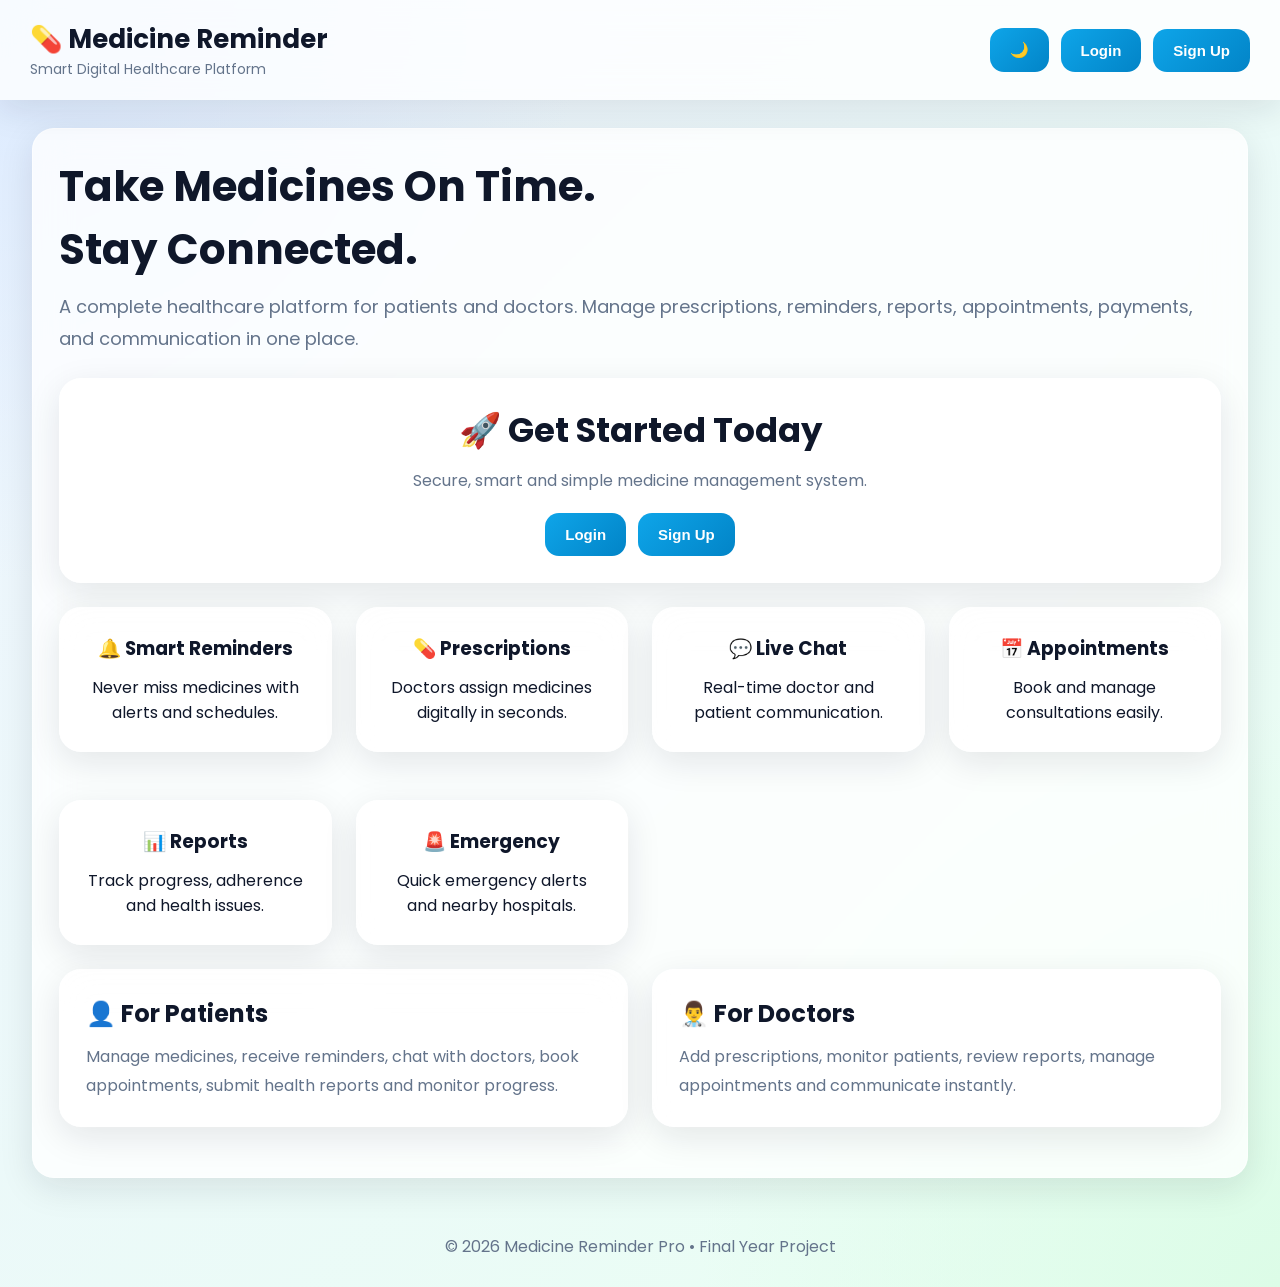
<file: index.html>
<!DOCTYPE html>
<html lang="en">
<head>
<meta charset="UTF-8">
<meta name="viewport" content="width=device-width, initial-scale=1.0">
<title>Medicine Reminder </title>

<link rel="stylesheet" href="style.css?v=999">
</head>

<body>

<header class="topbar">
  <div>
    <h1>💊 Medicine Reminder </h1>
    <p>Smart Digital Healthcare Platform</p>
  </div>

  <div class="row">
    <button onclick="toggleDark()">🌙</button>
    <button onclick="location.href='login.html'">Login</button>
    <button onclick="location.href='signup.html'">Sign Up</button>
  </div>
</header>

<main class="container">

<section class="card">
  <h2 style="font-size:42px;margin-bottom:10px;">
    Take Medicines On Time.<br>Stay Connected.
  </h2>

  <p style="font-size:18px;color:var(--muted);line-height:1.8;margin-bottom:22px;">
    A complete healthcare platform for patients and doctors.  
    Manage prescriptions, reminders, reports, appointments, payments, and communication in one place.
  </p>
  <section class="card center">
  <h2 style="font-size:34px;">🚀 Get Started Today</h2>
  <p style="margin:12px 0 20px;color:var(--muted)">
    Secure, smart and simple medicine management system.
  </p>

  <div class="row" style="justify-content:center">
    <button onclick="location.href='login.html'">Login</button>
    <button onclick="location.href='signup.html'">Sign Up</button>
  </div>
</section>


<section class="grid3">

  <div class="card center">
    <h3>🔔 Smart Reminders</h3>
    <p>Never miss medicines with alerts and schedules.</p>
  </div>

  <div class="card center">
    <h3>💊 Prescriptions</h3>
    <p>Doctors assign medicines digitally in seconds.</p>
  </div>

  <div class="card center">
    <h3>💬 Live Chat</h3>
    <p>Real-time doctor and patient communication.</p>
  </div>

  <div class="card center">
    <h3>📅 Appointments</h3>
    <p>Book and manage consultations easily.</p>
  </div>

  <div class="card center">
    <h3>📊 Reports</h3>
    <p>Track progress, adherence and health issues.</p>
  </div>

  <div class="card center">
    <h3>🚨 Emergency</h3>
    <p>Quick emergency alerts and nearby hospitals.</p>
  </div>

</section>

<section class="grid2">

  <div class="card">
    <h2>👤 For Patients</h2>
    <p style="line-height:1.8;color:var(--muted)">
      Manage medicines, receive reminders, chat with doctors,
      book appointments, submit health reports and monitor progress.
    </p>
  </div>

  <div class="card">
    <h2>👨‍⚕️ For Doctors</h2>
    <p style="line-height:1.8;color:var(--muted)">
      Add prescriptions, monitor patients, review reports,
      manage appointments and communicate instantly.
    </p>
  </div>

</section>


</main>

<footer class="footer">
© 2026 Medicine Reminder Pro • Final Year Project
</footer>

<script>
function toggleDark(){
  document.body.classList.toggle("dark");
}
</script>

</body>
</html>
</file>
<file: style.css>
@import url('https://fonts.googleapis.com/css2?family=Poppins:wght@400;500;600;700&display=swap');

*{
  margin:0;
  padding:0;
  box-sizing:border-box;
}

:root{
  --bg1:#eef4ff;
  --bg2:#e9fff2;
  --card:rgba(255,255,255,0.78);
  --solid:#ffffff;
  --text:#0f172a;
  --muted:#64748b;
  --primary:#0ea5e9;
  --primary2:#0284c7;
  --danger:#ef4444;
  --danger2:#dc2626;
  --border:rgba(255,255,255,0.55);
  --shadow:0 10px 35px rgba(15,23,42,.10);
  --radius:22px;
}

body{
  font-family:'Poppins',sans-serif;
  color:var(--text);
  min-height:100vh;
  background:
    radial-gradient(circle at top left,#dbeafe 0%,transparent 32%),
    radial-gradient(circle at bottom right,#dcfce7 0%,transparent 32%),
    linear-gradient(135deg,var(--bg1),var(--bg2));
}

.dark{
  --card:rgba(15,23,42,0.78);
  --solid:#111827;
  --text:#f8fafc;
  --muted:#94a3b8;
  --border:rgba(148,163,184,.2);
  background:
    radial-gradient(circle at top left,#0f172a 0%,transparent 30%),
    radial-gradient(circle at bottom right,#052e16 0%,transparent 30%),
    #020617;
}

.topbar{
  position:sticky;
  top:0;
  z-index:999;
  display:flex;
  justify-content:space-between;
  align-items:center;
  gap:16px;
  padding:20px 30px;
  background:var(--card);
  backdrop-filter:blur(18px);
  -webkit-backdrop-filter:blur(18px);
  box-shadow:var(--shadow);
}

.topbar h1{
  font-size:26px;
  font-weight:700;
}

.topbar p{
  color:var(--muted);
  font-size:14px;
}

.container{
  width:min(95%,1400px);
  margin:28px auto;
}

.grid2{
  display:grid;
  grid-template-columns:1fr 1fr;
  gap:24px;
}

.grid3{
  display:grid;
  grid-template-columns:repeat(auto-fit,minmax(220px,1fr));
  gap:24px;
}

.row{
  display:flex;
  align-items:center;
  gap:12px;
  flex-wrap:wrap;
}

.center{
  text-align:center;
}

.card{
  background:var(--card);
  backdrop-filter:blur(18px);
  -webkit-backdrop-filter:blur(18px);
  border:1px solid var(--border);
  border-radius:var(--radius);
  padding:26px;
  box-shadow:var(--shadow);
  margin-bottom:24px;
  transition:.25s ease;
}

.card:hover{
  transform:translateY(-4px);
}

.authCard{
  max-width:520px;
  margin:60px auto;
}

h2,h3{
  margin-bottom:12px;
}

input,select,textarea{
  width:100%;
  padding:14px 16px;
  margin:8px 0;
  border-radius:14px;
  border:1px solid #dbe3ee;
  background:var(--solid);
  color:var(--text);
  outline:none;
  font-size:15px;
}

input:focus,select:focus,textarea:focus{
  border-color:var(--primary);
  box-shadow:0 0 0 4px rgba(14,165,233,.10);
}

.hint{
  margin:6px 0 12px;
  color:var(--muted);
  font-size:13px;
}

button{
  border:none;
  cursor:pointer;
  border-radius:14px;
  padding:13px 20px;
  color:#fff;
  font-weight:600;
  font-size:15px;
  background:linear-gradient(135deg,var(--primary),var(--primary2));
  transition:.25s ease;
}

button:hover{
  transform:translateY(-2px);
  filter:brightness(1.05);
}

.danger{
  background:linear-gradient(135deg,var(--danger),var(--danger2));
}

.medicineItem{
  background:var(--solid);
  border:1px solid #e5e7eb;
  border-radius:16px;
  padding:14px;
  margin-bottom:12px;
}

.status{
  margin:8px 0;
  font-weight:600;
  color:var(--muted);
}

.chatBox{
  height:280px;
  overflow-y:auto;
  padding:12px;
  border-radius:16px;
  background:var(--solid);
  border:1px solid #e5e7eb;
}

.chatMsg{
  background:#eff6ff;
  border-radius:14px;
  padding:10px 12px;
  margin:8px 0;
}

.voiceTools{
  display:flex;
  flex-wrap:wrap;
  gap:10px;
  margin:10px 0 4px;
}

.voiceTools button:disabled{
  cursor:not-allowed;
  opacity:.55;
  transform:none;
}

.chatPhotoGrid{
  display:flex;
  flex-wrap:wrap;
  gap:10px;
  margin-top:10px;
}

.chatPhoto{
  display:block;
  width:120px;
  height:120px;
  border-radius:14px;
  border:1px solid #dbe3ee;
  object-fit:cover;
}

.chatVoice{
  display:block;
  width:100%;
  max-width:320px;
  margin-top:10px;
}

.aiBox{
  min-height:95px;
  margin-top:10px;
  background:var(--solid);
  border-radius:16px;
  padding:14px;
  border:1px solid #e5e7eb;
}

#calendar{
  display:grid;
  grid-template-columns:repeat(7,1fr);
  gap:10px;
}

.day{
  padding:12px;
  border-radius:14px;
  background:var(--solid);
  border:1px solid #e5e7eb;
  text-align:center;
  font-weight:600;
}

.footer{
  text-align:center;
  color:var(--muted);
  padding:28px 16px;
}

.modal{
  display:none;
  position:fixed;
  inset:0;
  background:rgba(0,0,0,.55);
  z-index:1000;
  justify-content:center;
  align-items:center;
  padding:16px;
}

.modal.show{
  display:flex;
}

.modalContent{
  width:420px;
  max-width:95%;
  background:var(--solid);
  border-radius:22px;
  padding:24px;
  box-shadow:0 25px 60px rgba(0,0,0,.25);
}

hr{
  border:none;
  border-top:1px solid #e5e7eb;
  margin:10px 0;
}

a{
  color:var(--primary2);
  text-decoration:none;
  font-weight:600;
}

a:hover{
  text-decoration:underline;
}

@media(max-width:950px){
  .grid2{
    grid-template-columns:1fr;
  }
}

@media(max-width:640px){
  .topbar{
    flex-direction:column;
    align-items:flex-start;
    padding:16px;
  }

  .row{
    width:100%;
    flex-direction:column;
    align-items:stretch;
  }

  button{
    width:100%;
  }

  #calendar{
    grid-template-columns:repeat(4,1fr);
  }

  .container{
    width:94%;
  }
}
</file>
